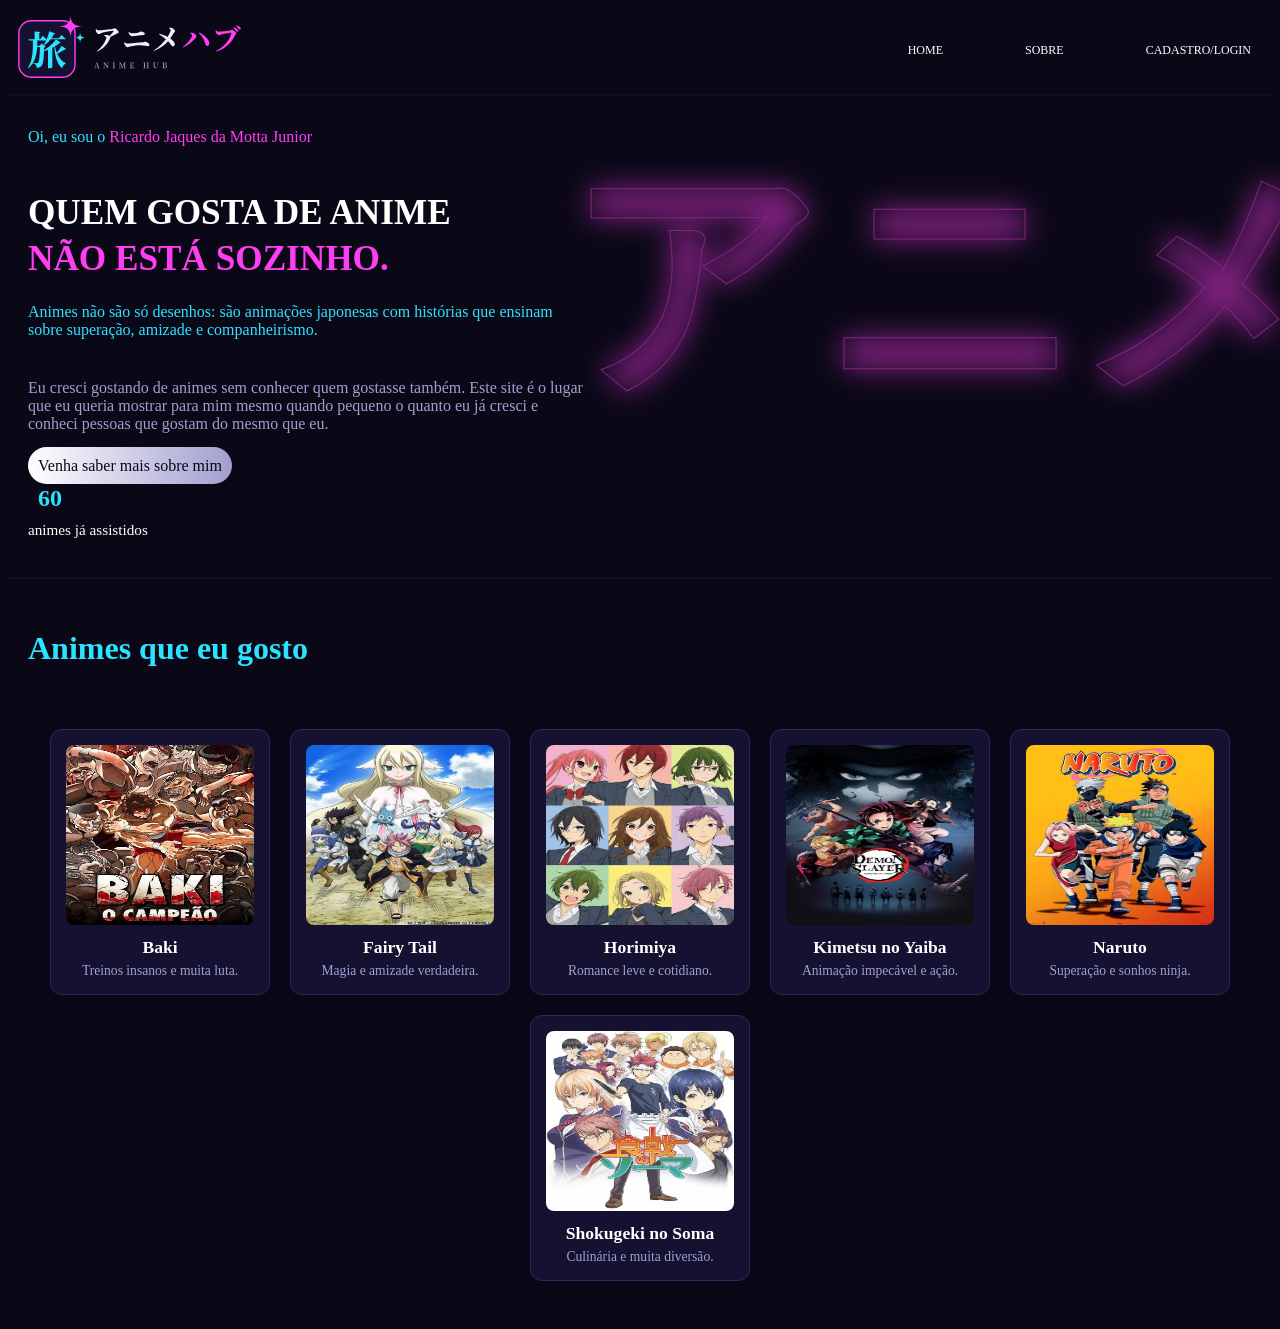
<file: algoritmos/web-data-viz/public/index.html>
<!DOCTYPE html>
<html lang="pt-BR">
<head>
    <meta charset="UTF-8">
    <meta name="viewport" content="width=device-width, initial-scale=1.0">
    <title>Ricardo Jaques - Quem gosta de anime</title>
    <link rel="stylesheet" href="css/style.css">
</head>
<body>
    <div class="container">
        <div class="cima">
            <div class="logo">
                <img src="assets/logo.svg" alt="Logo">
            </div>
            <div class="seçoes">
               <a href="index.html" class="quadrados">HOME</a>
               <a href="sobre.html" class="quadrados">SOBRE</a>
               <a href="cadastro.html" class="quadrados">CADASTRO/LOGIN</a>
               
            </div>
        </div>

        <div class="linha"></div>

        <div class="meio">
            <div class="texto">
                <div class="apresentacao">
                    <span class="eu">Oi, eu sou o</span> 
                    <span class="nome">Ricardo Jaques da Motta Junior</span>
                </div>
                <h1 class="branco">QUEM GOSTA DE ANIME</h1>
                <h1 class="rosa">NÃO ESTÁ SOZINHO.</h1>
                <p class="azul">Animes não são só desenhos: são animações japonesas com histórias que ensinam sobre superação, amizade e companheirismo.</p>
                <p class="roxo">Eu cresci gostando de animes sem conhecer quem gostasse também. Este site é o lugar que eu queria mostrar para mim mesmo quando pequeno o quanto eu já cresci e conheci pessoas que gostam do mesmo que eu.</p>
                
                <div class="visiveis">
    <a href="sobre.html" class="sobre">Venha saber mais sobre mim</a>
    <div class="asistidos">
        <h2>60</h2>
        <h1>animes já assistidos</h1>
    </div>
</div>
            </div>
           
            <h1 class="direita">アニメ</h1>
        </div>
        
        <br>
        <div class="linha"></div>
        
        <div style="padding: 30px 20px 0 20px;">
            <h1 class="azul">Animes que eu gosto</h1>
        </div>

        <div class="baixo">
            <div class="kpis">
                <img src="assets/baki.jpg" alt="Baki">
                <h1>Baki</h1>
                <p>Treinos insanos e muita luta.</p>
            </div>
            <div class="kpis">
                <img src="assets/fairy tail.jpg" alt="Fairy Tail">
                <h1>Fairy Tail</h1>
                <p>Magia e amizade verdadeira.</p>
            </div>
            <div class="kpis">
                <img src="assets/horimiya.jpg" alt="Horimiya">
                <h1>Horimiya</h1>
                <p>Romance leve e cotidiano.</p>
            </div>
            <div class="kpis">
                <img src="assets/kimetsu.jpg" alt="Kimetsu no Yaiba">
                <h1>Kimetsu no Yaiba</h1>
                <p>Animação impecável e ação.</p>
            </div>
            <div class="kpis">
                <img src="assets/naruto.jpg" alt="Naruto">
                <h1>Naruto</h1>
                <p>Superação e sonhos ninja.</p>
            </div>
            <div class="kpis">
                <img src="assets/shoku.jpg" alt="Shokugeki no Soma">
                <h1>Shokugeki no Soma</h1>
                <p>Culinária e muita diversão.</p>
            </div>
        </div>
    </div>
</body>
</html>
</file>
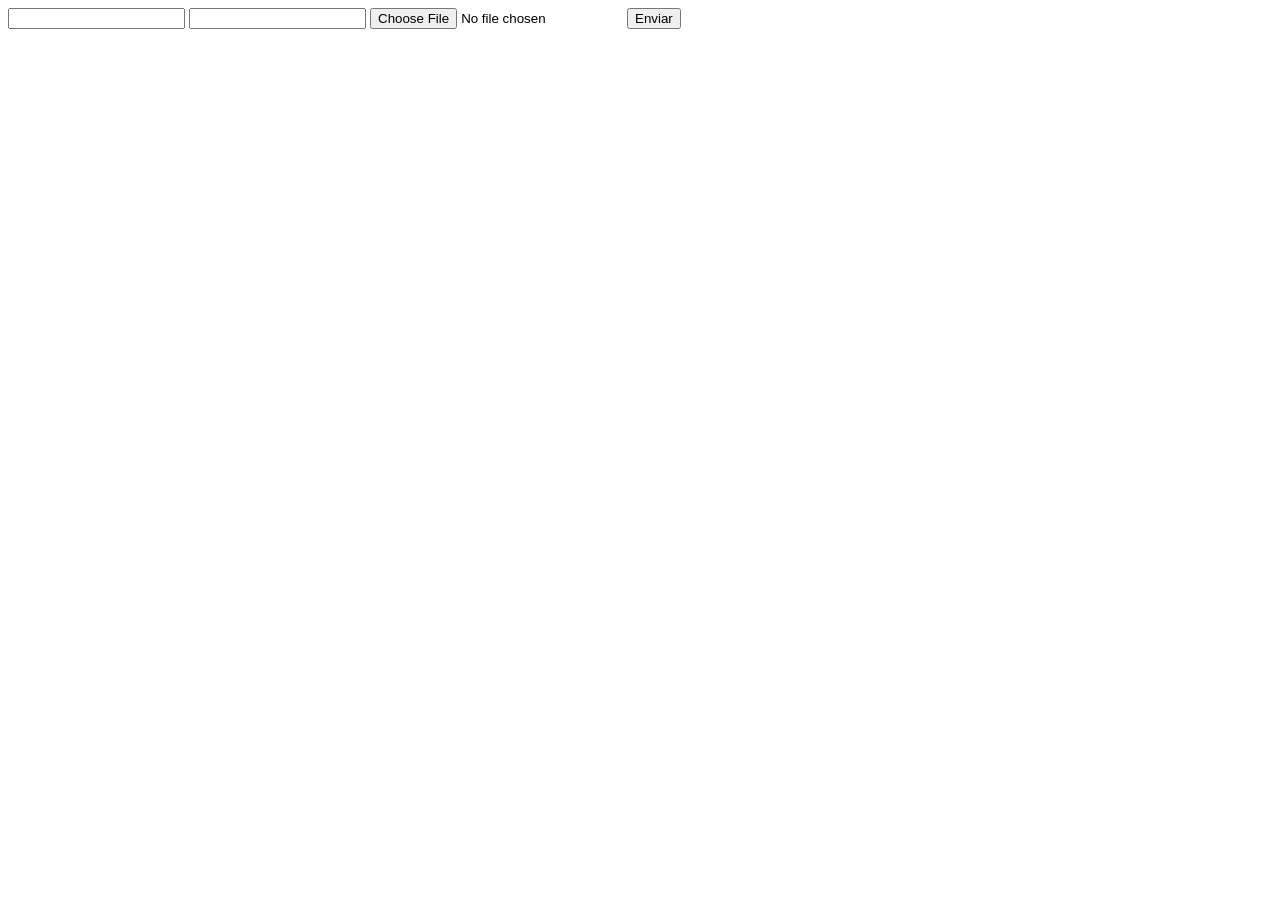
<file: algoritmos/web-data-viz/DOCUMENTOS_DE_APOIO/exemplo_de_upload_de_arquivo/public/index.html>
<!DOCTYPE html>
<html lang="en">

<head>
  <meta charset="UTF-8">
  <meta http-equiv="X-UA-Compatible" content="IE=edge">
  <meta name="viewport" content="width=device-width, initial-scale=1.0">
  <title>Upload</title>
</head>

<body>

  <div>
    <input name="nome" id="nome" type="text" />
    <input name="email" id="email" type="url" />
    <input name="foto" id="foto" type="file" />
    <button onclick="enviar()">Enviar</button>
  </div>

  <div id="container"></div>
</body>

</html>

<script>
  function enviar() {
    const formData = new FormData();
    formData.append('foto', foto.files[0])
    formData.append('nome', nome.value)
    formData.append('email', email.value)

    fetch("/usuarios/cadastro", {
      method: "POST",
      body: formData
    })
      .then(res => {
        window.location = "./perfil.html"
      })
      .catch(err => {
        console.log(err);
      })
  }
</script>
</file>
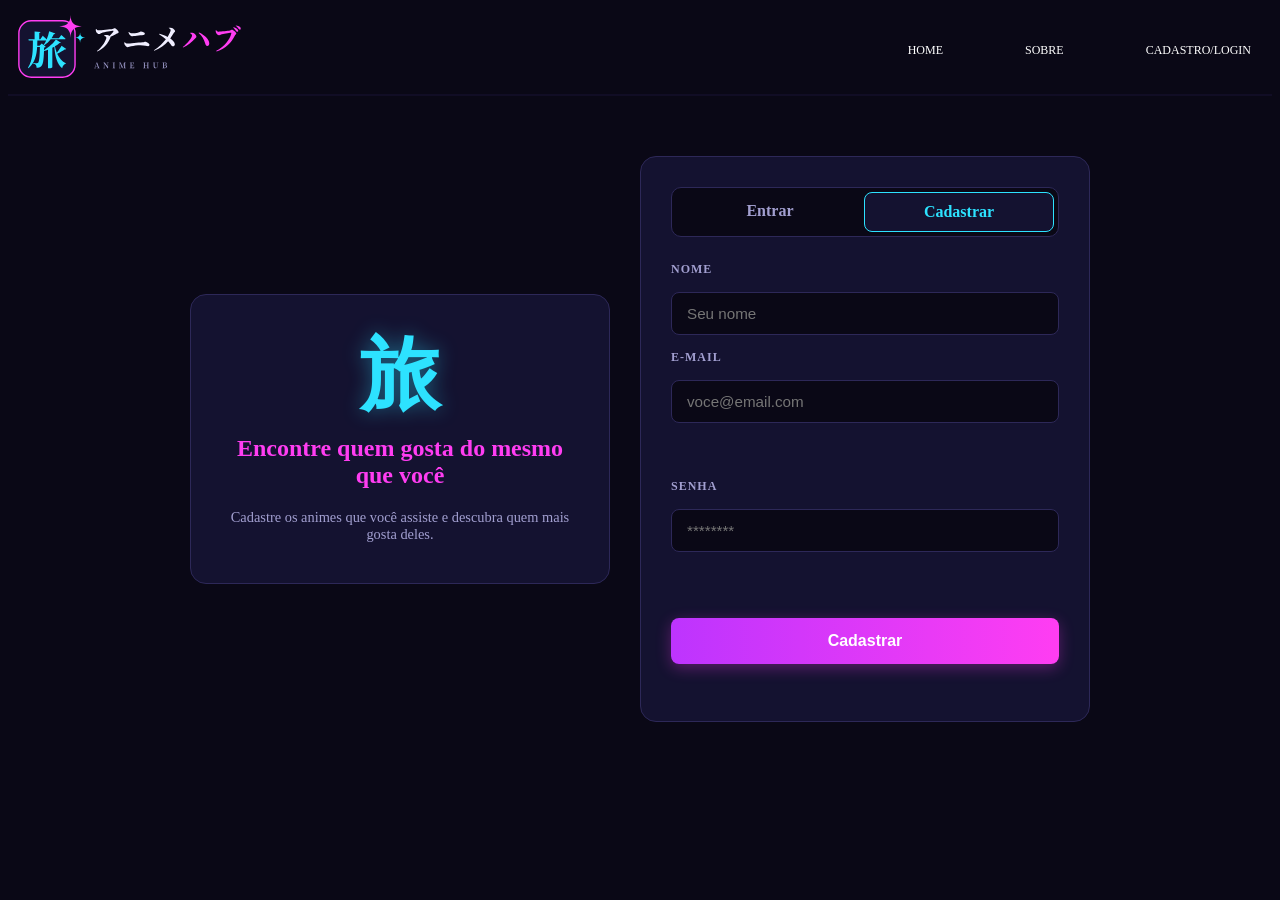
<file: algoritmos/web-data-viz/public/cadastro.html>
<!DOCTYPE html>
<html lang="pt-BR">
<head>
    <meta charset="UTF-8">
    <meta name="viewport" content="width=device-width, initial-scale=1.0">
    <title>Ricardo Jaques - Cadastro / Login</title>
    <link rel="stylesheet" href="css/style.css">
</head>
<body>
    <div class="container">
        
   
        <div class="cima">
            <div class="logo">
                <img src="assets/logo.svg" alt="Logo">
            </div>
            <div class="seçoes">
               <a href="index.html" class="quadrados">HOME</a>
               <a href="sobre.html" class="quadrados">SOBRE</a>
               <a href="entrar.html" class="quadrados ativo">CADASTRO/LOGIN</a>

            </div>
        </div>

        <div class="linha"></div>

        <div class="container-auth">
            
          
            <div class="card-auth-esquerda">
                <div class="kanji-icone">旅</div>
                <h1 class="rosa" style="font-size: 1.5rem; text-align: center; margin: 0;">Encontre quem gosta do mesmo que você</h1>
                <p class="roxo" style="text-align: center; font-size: 0.9rem; margin: 0;">Cadastre os animes que você assiste e descubra quem mais gosta deles.</p>
            </div>

  
            <div class="card-auth-direita">
                <div class="abas-auth">
                    <a href="login.html" class="aba-btn" style="text-decoration: none; text-align: center;">Entrar</a>
                    <a href="cadastro.html" class="aba-btn aba-ativa" style="text-decoration: none; text-align: center;">Cadastrar</a>
                </div>

               
               <div class="form-auth">
    <label class="label-auth">NOME</label>
    <input type="text" placeholder="Seu nome" class="input-auth" id="inp_Nome">

    <label class="label-auth">E-MAIL</label>
    <input type="email" placeholder="voce@email.com" class="input-auth" id="inp_Email">
    <span id="erroEmail" class="mensagem-erro"></span>

    <label class="label-auth">SENHA</label>
    <input type="password" placeholder="********" class="input-auth" id="inp_Senha" oninput="escrever()">
    <span id="erroSenha"  class="mensagem-erro"></span>

    <button type="button" onclick="cadastrar()" class="btn-submit">Cadastrar</button>
    <span id="erroTotal" class="mensagem-erro-total"></span>
</div>

                
            </div>

        </div>

    </div>
</body>
</html>

<script>
  function escrever(){
    let senha = inp_Senha.value;
    let mensagem =``
    if(senha.length>=10 && (senha!=senha.toUpperCase() && senha!=senha.toLowerCase)){
      mensagem=`<span style="color: green;">Senha Forte</span>`
    }
   
    else if(senha!= senha.toUpperCase() && senha!= senha.toLowerCase()){
      mensagem =`<span style="color: yellow;">Senha media </span>`
    }
     else if(senha.length<10){
      mensagem =`<span style="color: red;">Senha fraca </span>`
    }

    erroSenha.innerHTML=mensagem
  }
  function cadastrar() {
    let nomeVar = inp_Nome.value;
    let emailVar = inp_Email.value;
    let senhaVar = inp_Senha.value;
    let fkNivel = 1;
    if (
      nomeVar == "" ||
      emailVar == "" ||
      senhaVar == "" 
    ) {
      erroTotal.innerHTML=
        `(Mensagem de erro para todos os campos em branco)`;
    } else if(!emailVar.includes('@')){
      erroEmail.innerHTML=
        `insira @ no email`;
    }
    else{


    fetch("/usuarios/cadastrar", {
      method: "POST",
      headers: {
        "Content-Type": "application/json",
      },
      body: JSON.stringify({
       
        nomeServer: nomeVar,
        emailServer: emailVar,
        senhaServer: senhaVar,
        nivelServer: fkNivel,
      }),
    })
      .then(function (resposta) {
        console.log("resposta: ", resposta);

        if (resposta.ok) {

        erroTotal.innerHTML =
            "Cadastro realizado com sucesso! Redirecionando para tela de Login...";

          setTimeout(() => {
            window.location = "login.html";
          }, "2000");
        }
      })

      sessionStorage.NOME_USUARIO = nomeVar;
   
    }
       
       
          
               
                    
               
            
             
           
  }
</script>
</file>
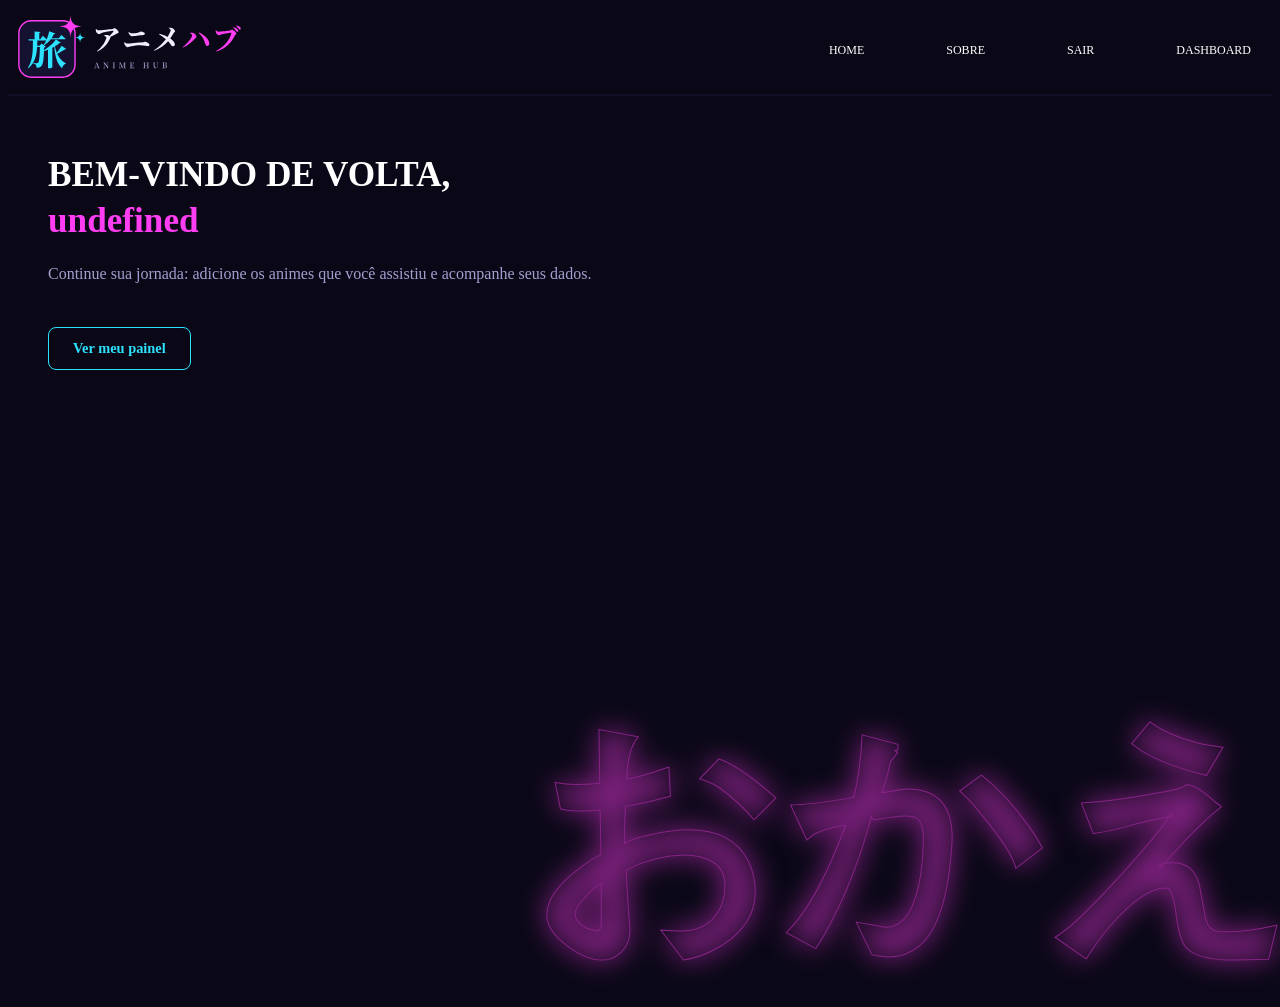
<file: algoritmos/web-data-viz/public/homeLog.html>
<!DOCTYPE html>
<html lang="pt-BR">
<head>
    <meta charset="UTF-8">
    <meta name="viewport" content="width=device-width, initial-scale=1.0">
    <title>Ricardo Jaques - Dashboard</title>
    <link rel="stylesheet" href="css/style.css">
</head>
<body>
    <div class="container">
        
        <div class="cima">
            <div class="logo">
                <img src="assets/logo.svg" alt="Logo">
            </div>
            <div class="seçoes">
               <a href="homeLog.html" class="quadrados">HOME</a>
               <a href="sobreLOg.html" class="quadrados">SOBRE</a>
               <a href="index.html" class="quadrados">SAIR</a>
               <a href="dashboard.html" class="quadrados ativo">DASHBOARD</a>
            </div>
        </div>

        <div class="linha"></div>

      
        <div class="meio-cadLog">
            <div class="texto">
                <h1 class="branco">BEM-VINDO DE VOLTA,</h1>
                <h1 class="rosa" id="nome"></h1>
                <p class="roxo">Continue sua jornada: adicione os animes que você assistiu e acompanhe seus dados.</p>
                
                <div class="botoes-cadLog">
                    <a href="dashboard.html" class="btn-painel">Ver meu painel</a>
                </div>
            </div>
           
            
            <h1 class="direita">おかえり</h1>
        </div>

        <br>

    </div>
</body>
</html>

<script>
    nome.innerHTML=sessionStorage.NOME_USUARIO;
</script>
</file>
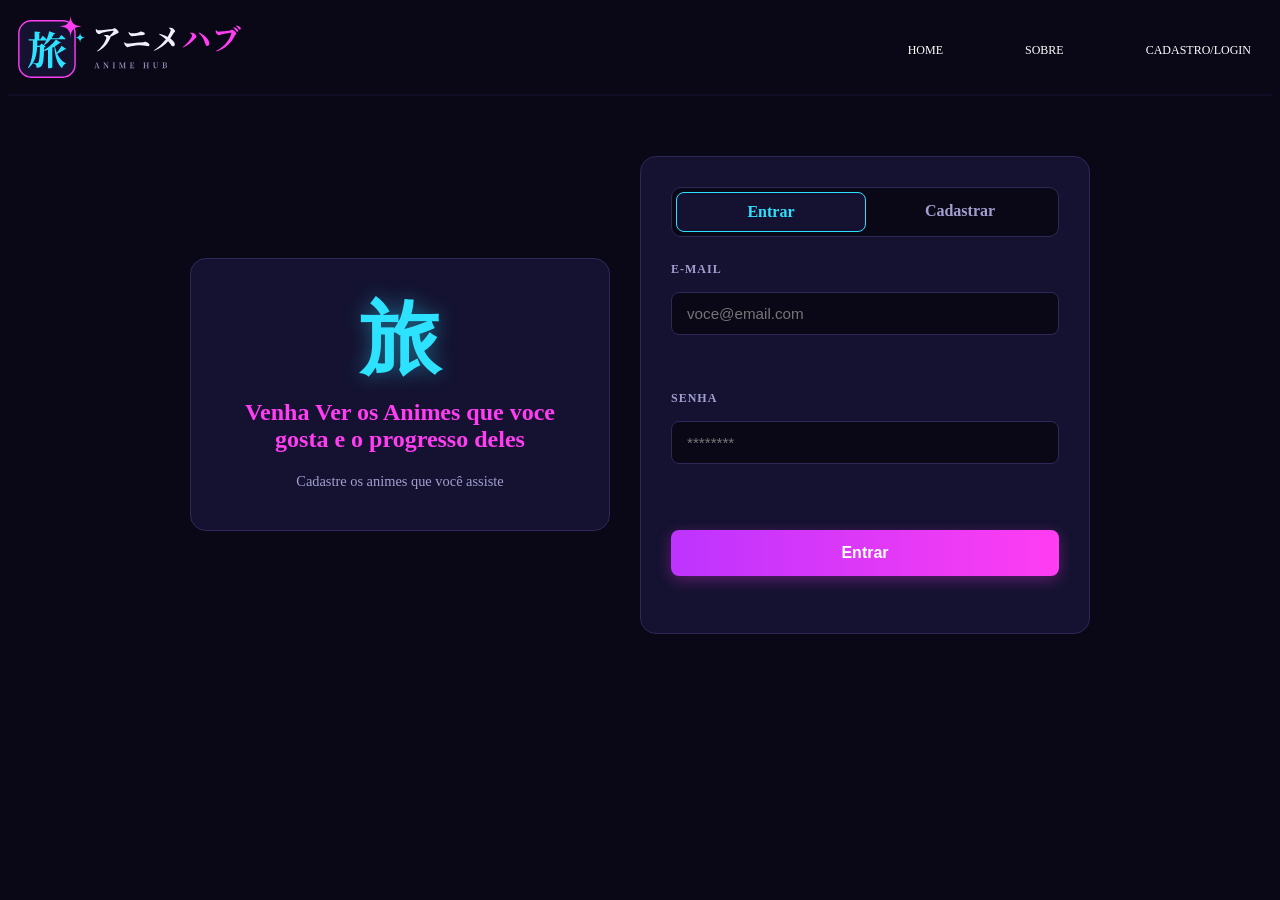
<file: algoritmos/web-data-viz/public/login.html>
<!DOCTYPE html>
<html lang="pt-BR">
<head>
    <meta charset="UTF-8">
    <meta name="viewport" content="width=device-width, initial-scale=1.0">
    <title>Ricardo Jaques - Cadastro / Login</title>
    <link rel="stylesheet" href="css/style.css">
</head>
<body>
    <div class="container">
        
        <!-- Topo da página -->
        <div class="cima">
            <div class="logo">
                <img src="assets/logo.svg" alt="Logo">
            </div>
            <div class="seçoes">
               <a href="index.html" class="quadrados">HOME</a>
               <a href="sobre.html" class="quadrados">SOBRE</a>
               <a href="entrar.html" class="quadrados ativo">CADASTRO/LOGIN</a>
              
            </div>
        </div>

        <div class="linha"></div>

      
        <div class="container-auth">
            
        
            <div class="card-auth-esquerda">
                <div class="kanji-icone">旅</div>
                <h1 class="rosa" style="font-size: 1.5rem; text-align: center; margin: 0;">Venha Ver os Animes que voce gosta e o progresso deles</h1>
                <p class="roxo" style="text-align: center; font-size: 0.9rem; margin: 0;">Cadastre os animes que você assiste</p>
            </div>

            
            <div class="card-auth-direita">
              
                <div class="abas-auth">
                  <a href="login.html" class="aba-btn aba-ativa" style="text-decoration: none; text-align: center;">Entrar</a>
                    <a href="cadastro.html" class="aba-btn " style="text-decoration: none; text-align: center;">Cadastrar</a>
                </div>

                
                <div class="form-auth">
                    <label class="label-auth">E-MAIL</label>
                    <input type="email" placeholder="voce@email.com" class="input-auth" id="inp_Email">
                    <span id="EmailErro" class="mensagem-erro"></span>

                    <label class="label-auth">SENHA</label>
                    <input type="password" placeholder="********" class="input-auth" id="inp_Senha">
                    <span id="senhaErro" class="mensagem-erro"></span>

                    <button onclick="entrar()" class="btn-submit">Entrar</button>
                    <span id="erroTotal" class="mensagem-erro-total"></span>
                </div>

            
            </div>

        </div>

    </div>
</body>
</html>

<script>
     function entrar() {

        var emailVar = inp_Email.value;
        var senhaVar = inp_Senha.value;

        if (emailVar == "" || senhaVar == "") {
            erroTotal.innerHTML = "Insira Algum Valor Nos Campos";
        }else{

        console.log("FORM LOGIN: ", emailVar);
        console.log("FORM SENHA: ", senhaVar);

        fetch("/usuarios/autenticar", {
            method: "POST",
            headers: {
                "Content-Type": "application/json"
            },
            body: JSON.stringify({
                emailServer: emailVar,
                senhaServer: senhaVar
            })
        }).then(function (resposta) {
            console.log("ESTOU NO THEN DO entrar()!")

            if (resposta.ok) {
                console.log(resposta);

                resposta.json().then(json => {
                    console.log(json);
                    console.log(JSON.stringify(json));
                    sessionStorage.EMAIL_USUARIO = json.email;
                    sessionStorage.NOME_USUARIO = json.nome;
                    sessionStorage.ID_USUARIO = json.id;

                    setTimeout(function () {
                        window.location = "homeLog.html";
                    }, 1000);

                });

            } else {

                erroTotal.innerHTML=`Houve um erro ao tentar realizar o login!`;

                resposta.text().then(texto => {
                    console.error(texto);
                    finalizarAguardar(texto);
                });
            }

        }).catch(function (erro) {
            console.log(erro);
        })

        return false;
    }
}

</script>
</file>
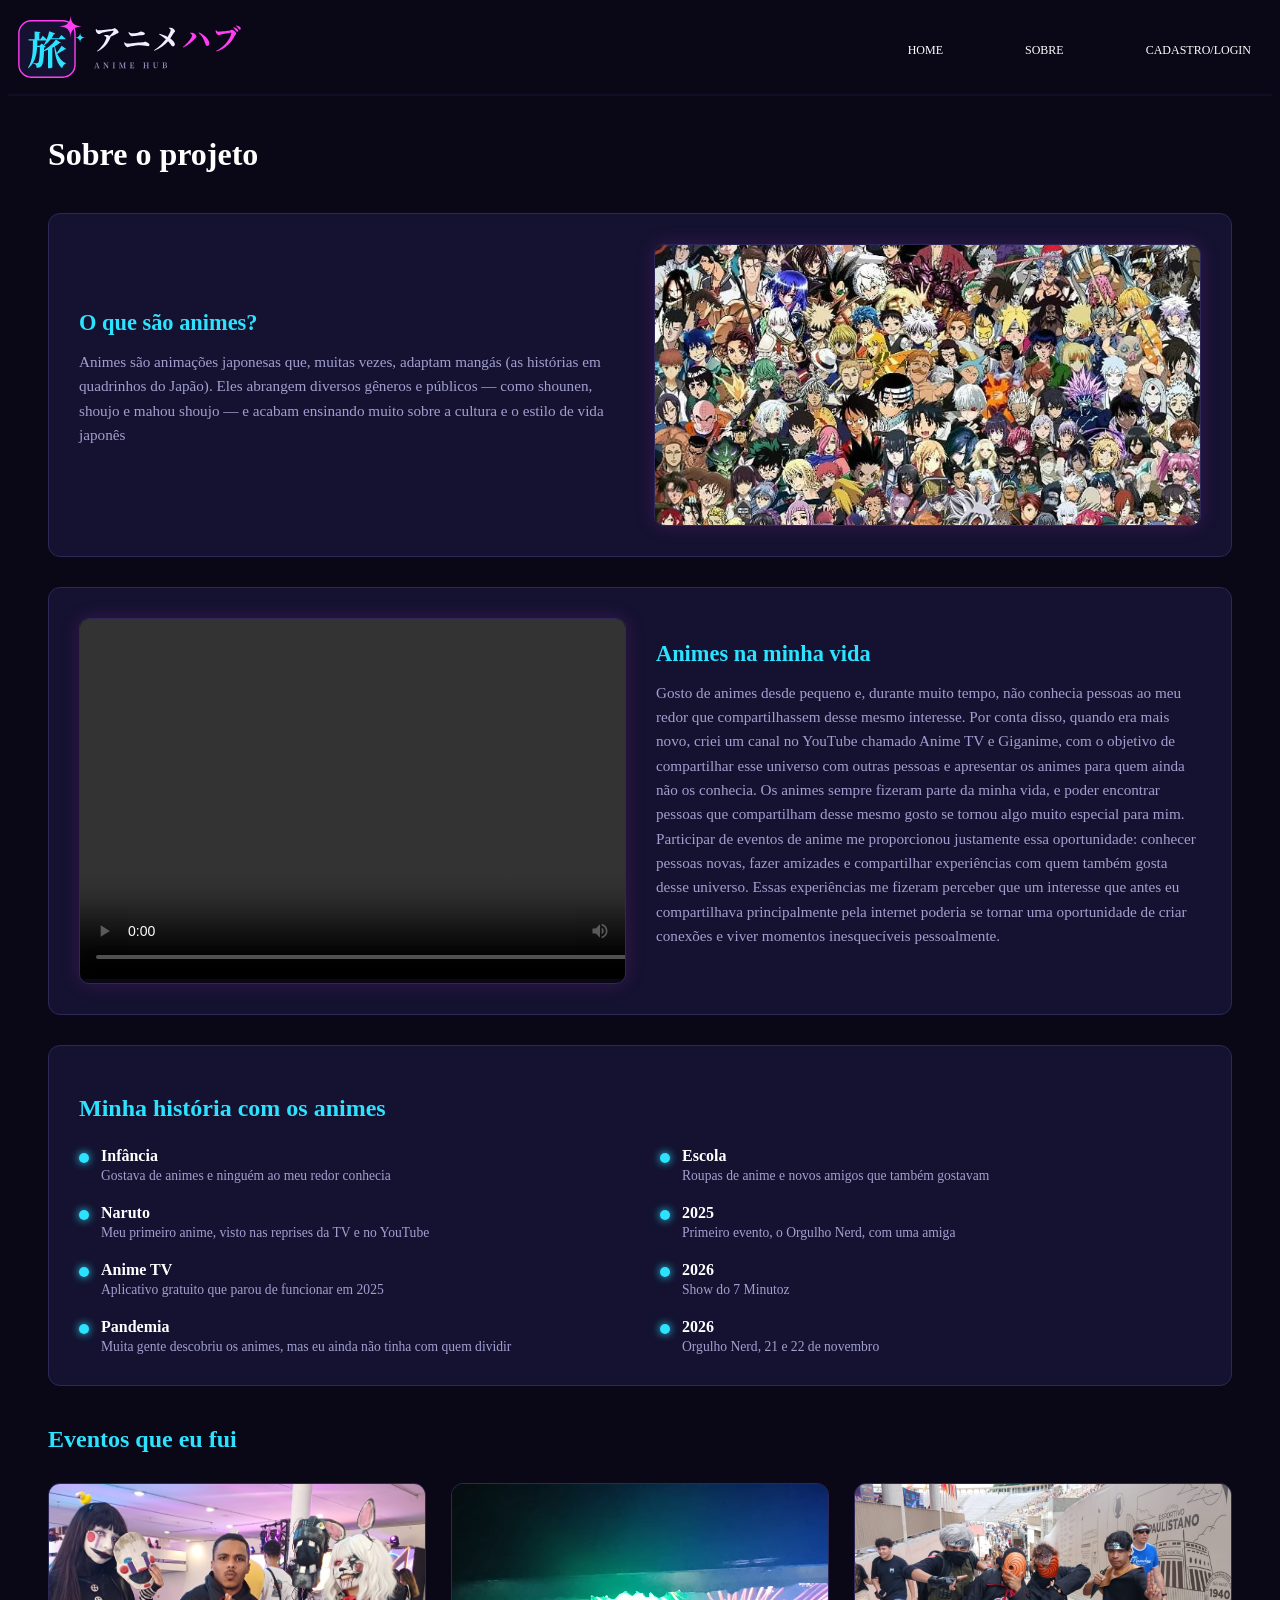
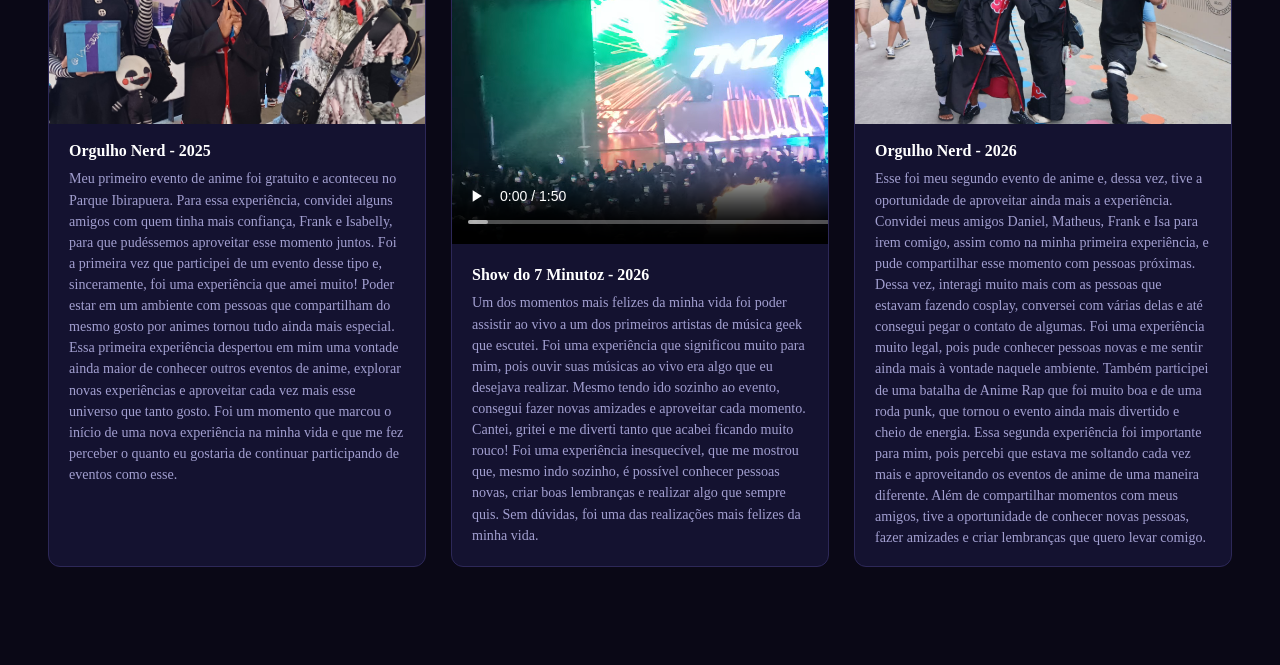
<file: algoritmos/web-data-viz/public/sobre.html>
<!DOCTYPE html>
<html lang="pt-BR">
<head>
    <meta charset="UTF-8">
    <meta name="viewport" content="width=device-width, initial-scale=1.0">
    <title>Sobre o projeto</title>
    <link rel="stylesheet" href="css/style.css">
</head>
<body>
    <div class="container">

        
        <div class="cima">
            <div class="logo">
                <img src="assets/logo.svg" alt="Logo">
            </div>
            <div class="seçoes">
               <a href="index.html" class="quadrados">HOME</a>
               <a href="sobre.html" class="quadrados">SOBRE</a>
               <a href="login.html" class="quadrados">CADASTRO/LOGIN</a>
            </div>
        </div>

        <div class="linha"></div>

  
        <div class="conteudo-sobre">
            <h1 class="branco" style="font-size: 2rem; margin-bottom: 10px;">Sobre o projeto</h1>

            
            <div class="secao-sobre">
                <div class="secao-texto">
                    <h2 class="azul">O que são animes?</h2>
                    <p class="roxo">Animes são animações japonesas que, muitas vezes, adaptam mangás (as histórias em quadrinhos do Japão). Eles abrangem diversos gêneros e públicos — como shounen, shoujo e mahou shoujo — e acabam ensinando muito sobre a cultura e o estilo de vida japonês</p>
                    
              
                </div>
                <div class="foto-moldura">
                    <img src="assets/animes2.jpg" alt="Foto: o que são animes">
                </div>
            </div>

  
            <div class="secao-sobre secao-invertida">
                <div class="secao-texto">
                    <h2 class="azul">Animes na minha vida</h2>
                    <p class="roxo">Gosto de animes desde pequeno e, durante muito tempo, não conhecia pessoas ao meu redor que compartilhassem desse mesmo interesse. Por conta disso, quando era mais novo, criei um canal no YouTube chamado Anime TV e Giganime, com o objetivo de compartilhar esse universo com outras pessoas e apresentar os animes para quem ainda não os conhecia.
                    Os animes sempre fizeram parte da minha vida, e poder encontrar pessoas que compartilham desse mesmo gosto se tornou algo muito especial para mim. Participar de eventos de anime me proporcionou justamente essa oportunidade: conhecer pessoas novas, fazer amizades e compartilhar experiências com quem também gosta desse universo.
                    Essas experiências me fizeram perceber que um interesse que antes eu compartilhava principalmente pela internet poderia se tornar uma oportunidade de criar conexões e viver momentos inesquecíveis pessoalmente.</p>
                 
                </div>
                <div class="foto-moldura">
                    <video width="640" height="360" controls>
                    <source src="assets/1video.mp4" type="video/mp4">
                    </video>
                </div>
            </div>

         
            <div class="card-sobre-grande">
                <h2 class="azul" style="margin-bottom: 25px;">Minha história com os animes</h2>

                <div class="historico-grid">
                
                    <div class="coluna-historia">
                        <div class="item-historia">
                            <span class="ponto-azul"></span>
                            <div>
                                <strong>Infância</strong>
                                <p class="roxo">Gostava de animes e ninguém ao meu redor conhecia</p>
                            </div>
                        </div>
                        <div class="item-historia">
                            <span class="ponto-azul"></span>
                            <div>
                                <strong>Naruto</strong>
                                <p class="roxo">Meu primeiro anime, visto nas reprises da TV e no YouTube</p>
                            </div>
                        </div>
                        <div class="item-historia">
                            <span class="ponto-azul"></span>
                            <div>
                                <strong>Anime TV</strong>
                                <p class="roxo">Aplicativo gratuito que parou de funcionar em 2025</p>
                            </div>
                        </div>
                        <div class="item-historia">
                            <span class="ponto-azul"></span>
                            <div>
                                <strong>Pandemia</strong>
                                <p class="roxo">Muita gente descobriu os animes, mas eu ainda não tinha com quem dividir</p>
                            </div>
                        </div>
                    </div>

            
                    <div class="coluna-historia">
                        <div class="item-historia">
                            <span class="ponto-azul"></span>
                            <div>
                                <strong>Escola</strong>
                                <p class="roxo">Roupas de anime e novos amigos que também gostavam</p>
                            </div>
                        </div>
                        <div class="item-historia">
                            <span class="ponto-azul"></span>
                            <div>
                                <strong>2025</strong>
                                <p class="roxo">Primeiro evento, o Orgulho Nerd, com uma amiga</p>
                            </div>
                        </div>
                        <div class="item-historia">
                            <span class="ponto-azul"></span>
                            <div>
                                <strong>2026</strong>
                                <p class="roxo">Show do 7 Minutoz</p>
                            </div>
                        </div>
                        <div class="item-historia">
                            <span class="ponto-azul"></span>
                            <div>
                                <strong class="rosa">2026</strong>
                                <p class="roxo">Orgulho Nerd, 21 e 22 de novembro</p>
                            </div>
                        </div>
                    </div>
                </div>
            </div>

            
                        <h2 class="azul" style="font-size: 1.5rem; margin: 10px 0 0 0;">Eventos que eu fui</h2>

            <div class="galeria-eventos">

               
                <div class="evento-card">
                    <img src="assets/1evento.jpg" alt="Foto do Orgulho Nerd 2025">
                    <div class="evento-info">
                        <strong class="branco">Orgulho Nerd - 2025</strong>
                        <p class="roxo">Meu primeiro evento de anime foi gratuito e aconteceu no Parque Ibirapuera. Para essa experiência, convidei alguns amigos com quem tinha mais confiança, Frank e Isabelly, para que pudéssemos aproveitar esse momento juntos.
                        Foi a primeira vez que participei de um evento desse tipo e, sinceramente, foi uma experiência que amei muito! Poder estar em um ambiente com pessoas que compartilham do mesmo gosto por animes tornou tudo ainda mais especial.
                        Essa primeira experiência despertou em mim uma vontade ainda maior de conhecer outros eventos de anime, explorar novas experiências e aproveitar cada vez mais esse universo que tanto gosto.
                        Foi um momento que marcou o início de uma nova experiência na minha vida e que me fez perceber o quanto eu gostaria de continuar participando de eventos como esse.</p>
                     
                    </div>
                </div>

              
                <div class="evento-card">
                   <video width="640" height="360" controls>
                    <source src="assets/7Minutoz.mp4" type="video/mp4">
                    </video>
                    <div class="evento-info">
                        <strong class="branco">Show do 7 Minutoz - 2026</strong>
                        <p class="roxo">Um dos momentos mais felizes da minha vida foi poder assistir ao vivo a um dos primeiros artistas de música geek que escutei. Foi uma experiência que significou muito para mim, pois ouvir suas músicas ao vivo era algo que eu desejava realizar.
                        Mesmo tendo ido sozinho ao evento, consegui fazer novas amizades e aproveitar cada momento. Cantei, gritei e me diverti tanto que acabei ficando muito rouco!
                        Foi uma experiência inesquecível, que me mostrou que, mesmo indo sozinho, é possível conhecer pessoas novas, criar boas lembranças e realizar algo que sempre quis. Sem dúvidas, foi uma das realizações mais felizes da minha vida.</p>
                    </div>
                </div>

           
                <div class="evento-card">
                    <img src="assets/2026.jpg" alt="Foto do Orgulho Nerd 2026">
                    <div class="evento-info">
                        <strong class="branco">Orgulho Nerd - 2026</strong>
                        <p class="roxo">Esse foi meu segundo evento de anime e, dessa vez, tive a oportunidade de aproveitar ainda mais a experiência. Convidei meus amigos Daniel, Matheus, Frank e Isa para irem comigo, assim como na minha primeira experiência, e pude compartilhar esse momento com pessoas próximas.
                        Dessa vez, interagi muito mais com as pessoas que estavam fazendo cosplay, conversei com várias delas e até consegui pegar o contato de algumas. Foi uma experiência muito legal, pois pude conhecer pessoas novas e me sentir ainda mais à vontade naquele ambiente.
                        Também participei de uma batalha de Anime Rap que foi muito boa e de uma roda punk, que tornou o evento ainda mais divertido e cheio de energia.
                        Essa segunda experiência foi importante para mim, pois percebi que estava me soltando cada vez mais e aproveitando os eventos de anime de uma maneira diferente. Além de compartilhar momentos com meus amigos, tive a oportunidade de conhecer novas pessoas, fazer amizades e criar lembranças que quero levar comigo.</p>
                    </div>
                </div>

            </div>

          
            <div class="espaco-adicional"></div>

        </div>
    </div>

</body>
</html>
</file>
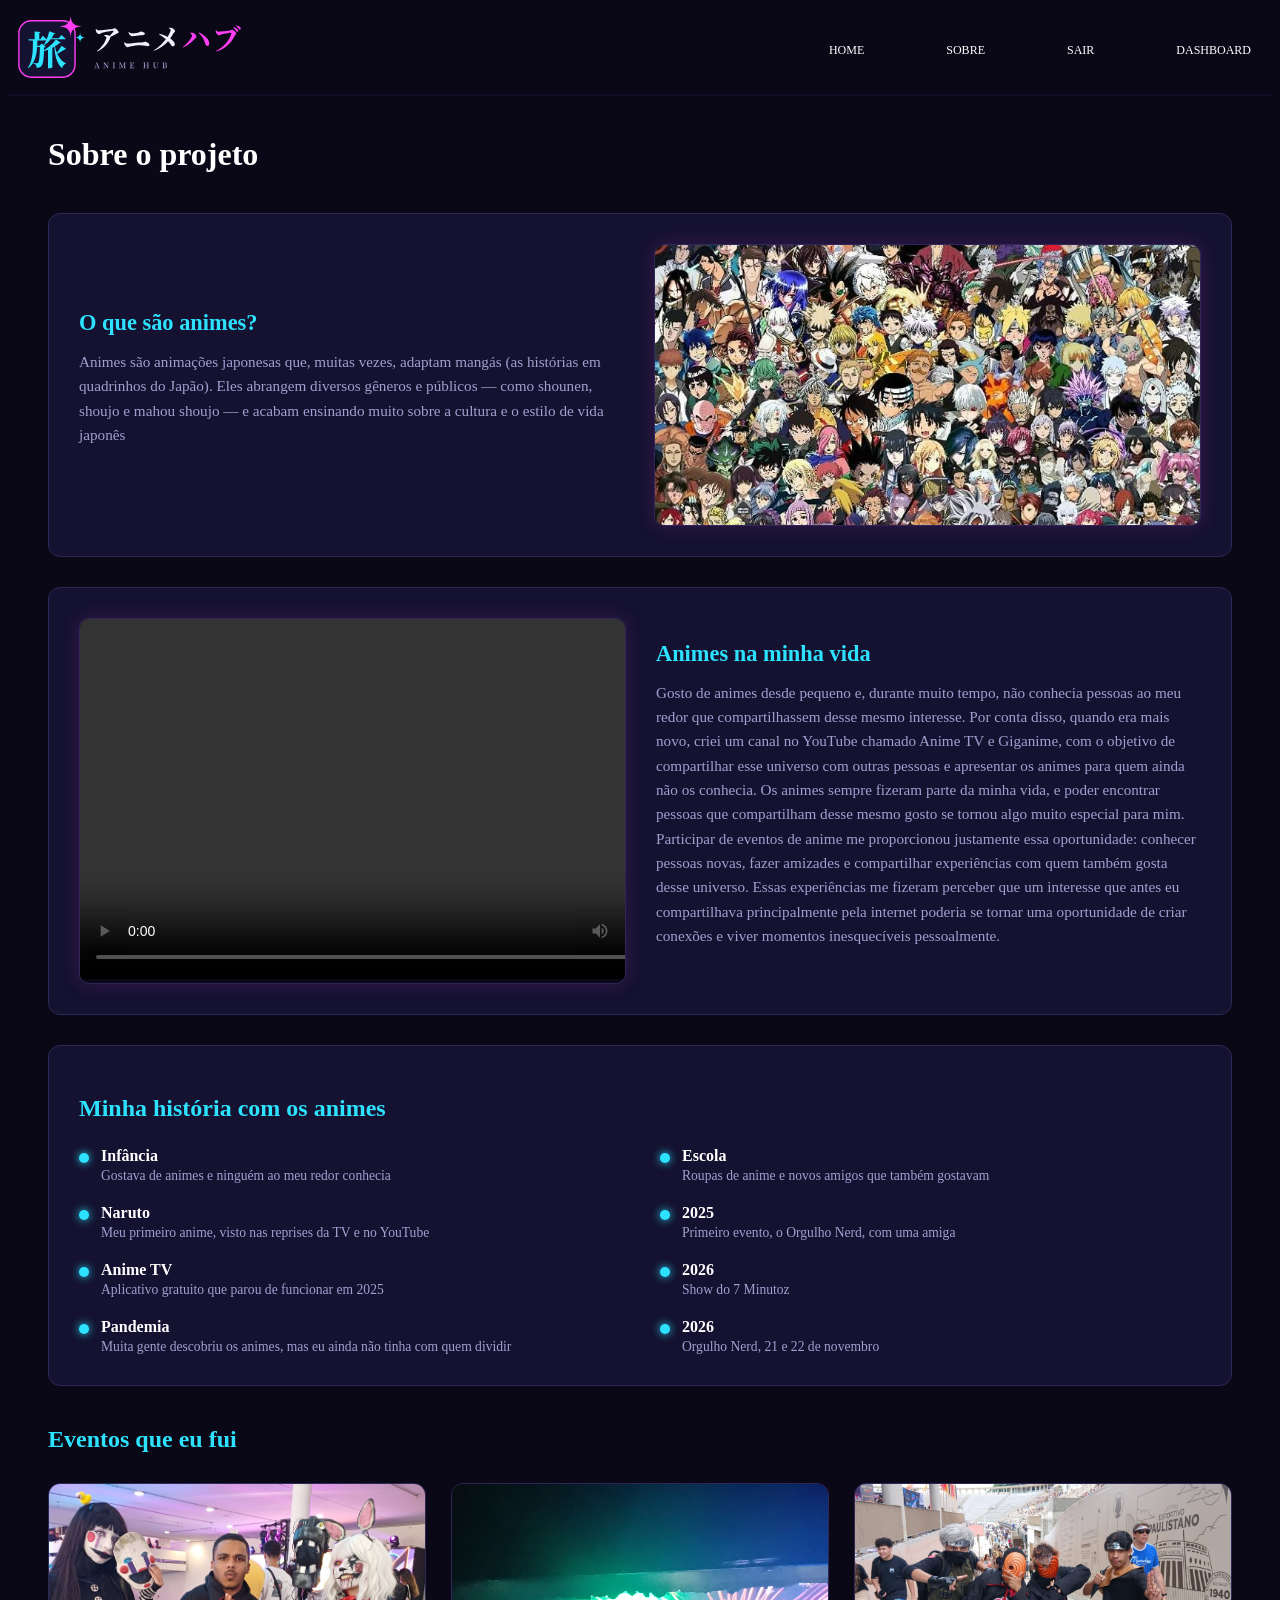
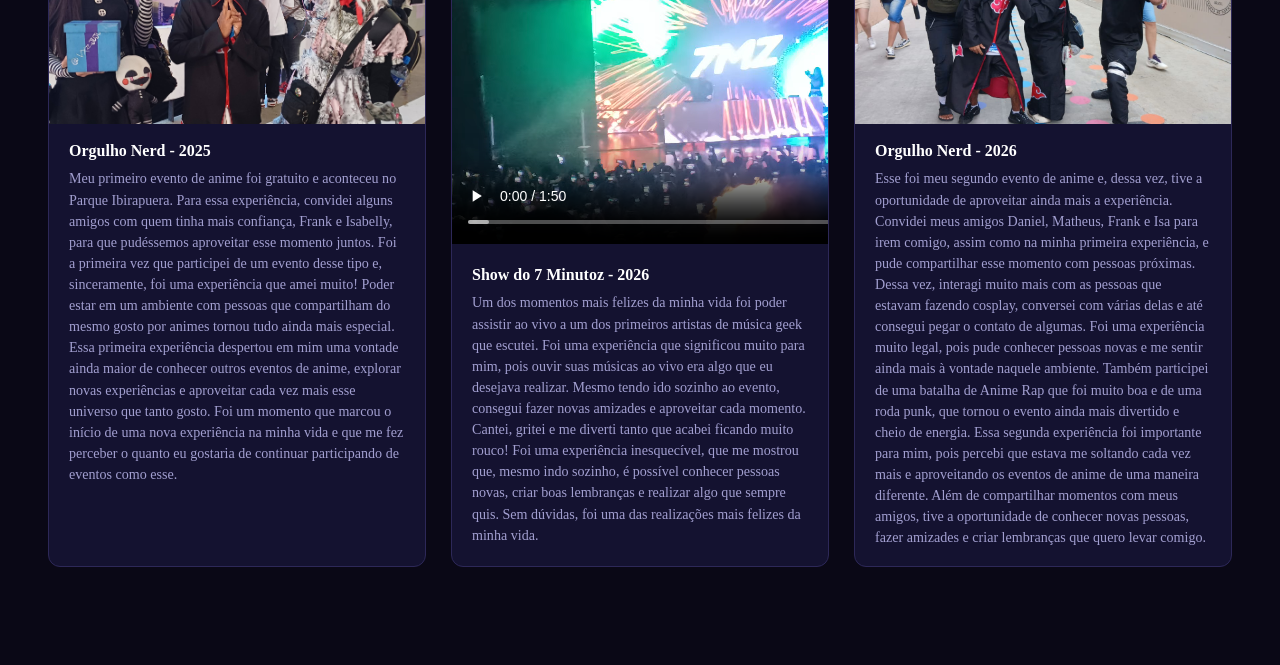
<file: algoritmos/web-data-viz/public/sobreLOg.html>
<!DOCTYPE html>
<html lang="pt-BR">
<head>
    <meta charset="UTF-8">
    <meta name="viewport" content="width=device-width, initial-scale=1.0">
    <title>Sobre o projeto</title>
    <link rel="stylesheet" href="css/style.css">
</head>
<body>
    <div class="container">

        
        <div class="cima">
            <div class="logo">
                <img src="assets/logo.svg" alt="Logo">
            </div>
            <div class="seçoes">
               <a href="homeLog.html" class="quadrados">HOME</a>
               <a href="sobreLOg.html" class="quadrados">SOBRE</a>
               <a href="index.html" class="quadrados">SAIR</a>
               <a href="dashboard.html" class="quadrados ativo">DASHBOARD</a>
            </div>
        </div>

        <div class="linha"></div>

  
        <div class="conteudo-sobre">
            <h1 class="branco" style="font-size: 2rem; margin-bottom: 10px;">Sobre o projeto</h1>

            
            <div class="secao-sobre">
                <div class="secao-texto">
                    <h2 class="azul">O que são animes?</h2>
                    <p class="roxo">Animes são animações japonesas que, muitas vezes, adaptam mangás (as histórias em quadrinhos do Japão). Eles abrangem diversos gêneros e públicos — como shounen, shoujo e mahou shoujo — e acabam ensinando muito sobre a cultura e o estilo de vida japonês</p>
                    
              
                </div>
                <div class="foto-moldura">
                    <img src="assets/animes2.jpg" alt="Foto: o que são animes">
                </div>
            </div>

  
            <div class="secao-sobre secao-invertida">
                <div class="secao-texto">
                    <h2 class="azul">Animes na minha vida</h2>
                    <p class="roxo">Gosto de animes desde pequeno e, durante muito tempo, não conhecia pessoas ao meu redor que compartilhassem desse mesmo interesse. Por conta disso, quando era mais novo, criei um canal no YouTube chamado Anime TV e Giganime, com o objetivo de compartilhar esse universo com outras pessoas e apresentar os animes para quem ainda não os conhecia.
                    Os animes sempre fizeram parte da minha vida, e poder encontrar pessoas que compartilham desse mesmo gosto se tornou algo muito especial para mim. Participar de eventos de anime me proporcionou justamente essa oportunidade: conhecer pessoas novas, fazer amizades e compartilhar experiências com quem também gosta desse universo.
                    Essas experiências me fizeram perceber que um interesse que antes eu compartilhava principalmente pela internet poderia se tornar uma oportunidade de criar conexões e viver momentos inesquecíveis pessoalmente.</p>
                 
                </div>
                <div class="foto-moldura">
                    <video width="640" height="360" controls>
                    <source src="assets/1video.mp4" type="video/mp4">
                    </video>
                </div>
            </div>

         
            <div class="card-sobre-grande">
                <h2 class="azul" style="margin-bottom: 25px;">Minha história com os animes</h2>

                <div class="historico-grid">
                
                    <div class="coluna-historia">
                        <div class="item-historia">
                            <span class="ponto-azul"></span>
                            <div>
                                <strong>Infância</strong>
                                <p class="roxo">Gostava de animes e ninguém ao meu redor conhecia</p>
                            </div>
                        </div>
                        <div class="item-historia">
                            <span class="ponto-azul"></span>
                            <div>
                                <strong>Naruto</strong>
                                <p class="roxo">Meu primeiro anime, visto nas reprises da TV e no YouTube</p>
                            </div>
                        </div>
                        <div class="item-historia">
                            <span class="ponto-azul"></span>
                            <div>
                                <strong>Anime TV</strong>
                                <p class="roxo">Aplicativo gratuito que parou de funcionar em 2025</p>
                            </div>
                        </div>
                        <div class="item-historia">
                            <span class="ponto-azul"></span>
                            <div>
                                <strong>Pandemia</strong>
                                <p class="roxo">Muita gente descobriu os animes, mas eu ainda não tinha com quem dividir</p>
                            </div>
                        </div>
                    </div>

            
                    <div class="coluna-historia">
                        <div class="item-historia">
                            <span class="ponto-azul"></span>
                            <div>
                                <strong>Escola</strong>
                                <p class="roxo">Roupas de anime e novos amigos que também gostavam</p>
                            </div>
                        </div>
                        <div class="item-historia">
                            <span class="ponto-azul"></span>
                            <div>
                                <strong>2025</strong>
                                <p class="roxo">Primeiro evento, o Orgulho Nerd, com uma amiga</p>
                            </div>
                        </div>
                        <div class="item-historia">
                            <span class="ponto-azul"></span>
                            <div>
                                <strong>2026</strong>
                                <p class="roxo">Show do 7 Minutoz</p>
                            </div>
                        </div>
                        <div class="item-historia">
                            <span class="ponto-azul"></span>
                            <div>
                                <strong class="rosa">2026</strong>
                                <p class="roxo">Orgulho Nerd, 21 e 22 de novembro</p>
                            </div>
                        </div>
                    </div>
                </div>
            </div>

            
                        <h2 class="azul" style="font-size: 1.5rem; margin: 10px 0 0 0;">Eventos que eu fui</h2>

            <div class="galeria-eventos">

               
                <div class="evento-card">
                    <img src="assets/1evento.jpg" alt="Foto do Orgulho Nerd 2025">
                    <div class="evento-info">
                        <strong class="branco">Orgulho Nerd - 2025</strong>
                        <p class="roxo">Meu primeiro evento de anime foi gratuito e aconteceu no Parque Ibirapuera. Para essa experiência, convidei alguns amigos com quem tinha mais confiança, Frank e Isabelly, para que pudéssemos aproveitar esse momento juntos.
                        Foi a primeira vez que participei de um evento desse tipo e, sinceramente, foi uma experiência que amei muito! Poder estar em um ambiente com pessoas que compartilham do mesmo gosto por animes tornou tudo ainda mais especial.
                        Essa primeira experiência despertou em mim uma vontade ainda maior de conhecer outros eventos de anime, explorar novas experiências e aproveitar cada vez mais esse universo que tanto gosto.
                        Foi um momento que marcou o início de uma nova experiência na minha vida e que me fez perceber o quanto eu gostaria de continuar participando de eventos como esse.</p>
                     
                    </div>
                </div>

              
                <div class="evento-card">
                   <video width="640" height="360" controls>
                    <source src="assets/7Minutoz.mp4" type="video/mp4">
                    </video>
                    <div class="evento-info">
                        <strong class="branco">Show do 7 Minutoz - 2026</strong>
                        <p class="roxo">Um dos momentos mais felizes da minha vida foi poder assistir ao vivo a um dos primeiros artistas de música geek que escutei. Foi uma experiência que significou muito para mim, pois ouvir suas músicas ao vivo era algo que eu desejava realizar.
                        Mesmo tendo ido sozinho ao evento, consegui fazer novas amizades e aproveitar cada momento. Cantei, gritei e me diverti tanto que acabei ficando muito rouco!
                        Foi uma experiência inesquecível, que me mostrou que, mesmo indo sozinho, é possível conhecer pessoas novas, criar boas lembranças e realizar algo que sempre quis. Sem dúvidas, foi uma das realizações mais felizes da minha vida.</p>
                    </div>
                </div>

           
                <div class="evento-card">
                    <img src="assets/2026.jpg" alt="Foto do Orgulho Nerd 2026">
                    <div class="evento-info">
                        <strong class="branco">Orgulho Nerd - 2026</strong>
                        <p class="roxo">Esse foi meu segundo evento de anime e, dessa vez, tive a oportunidade de aproveitar ainda mais a experiência. Convidei meus amigos Daniel, Matheus, Frank e Isa para irem comigo, assim como na minha primeira experiência, e pude compartilhar esse momento com pessoas próximas.
                        Dessa vez, interagi muito mais com as pessoas que estavam fazendo cosplay, conversei com várias delas e até consegui pegar o contato de algumas. Foi uma experiência muito legal, pois pude conhecer pessoas novas e me sentir ainda mais à vontade naquele ambiente.
                        Também participei de uma batalha de Anime Rap que foi muito boa e de uma roda punk, que tornou o evento ainda mais divertido e cheio de energia.
                        Essa segunda experiência foi importante para mim, pois percebi que estava me soltando cada vez mais e aproveitando os eventos de anime de uma maneira diferente. Além de compartilhar momentos com meus amigos, tive a oportunidade de conhecer novas pessoas, fazer amizades e criar lembranças que quero levar comigo.</p>
                    </div>
                </div>

            </div>

          
            <div class="espaco-adicional"></div>

        </div>
    </div>

</body>
</html>
</file>
<file: algoritmos/web-data-viz/public/css/style.css>
body {
    background-color: #0A0816;
    font-family: "Meiryo", "Yu Gothic", "MS Gothic";
}

.container {
    display: flex;
    flex-direction: column;
}

.cima {
    display: flex;
    align-items: flex-start;
    justify-content: space-between;
    align-items: center;
}


.logo img {
    width: 100%;
    height: 100%;
    max-width: 250px;
    max-height: 250px;
}

.seçoes {
    display: flex;
    gap: 40px;
    justify-content: flex-end;
}

.quadrados {
    display: flex;
    border: 1px solid transparent;
    border-radius: 5px;
    box-sizing: border-box;
    padding: 10px 20px;
    align-items: flex-end;
    font-size: 12px;
    text-decoration: none;
    color: white;
}

.quadrados:hover {
    border: 1px solid #FF3DF2;
    border-radius: 5px;
    box-shadow: 0px 0px 20px #FF3DF2;
    cursor: pointer;
    animation: mudança normal 1s;
}

@keyframes mudança {
    0% { color: white; }
    100% { color: #FF3DF2; }
}

.linha {
    width: 100%;
    height: 2px;
    background-color: #110d25;
}

.meio {
    display: flex;
    justify-content: space-between;
    align-items: center;
    width: 100%;
    padding: 20px;
    box-sizing: border-box;
    max-width: 600px;
    z-index: 2;
}

.texto {
   display: flex;
    flex-direction: column;
    max-width: 650px;
    z-index: 2;
    gap: 8px;
}
.apresentacao {
    margin-top: 12px;
    margin-bottom: 40px;
}
.texto h1 {
    font-size: 2.2rem;
    line-height: 1.1;
    margin: 0;
    padding: 0;
}
.direita {
    display: flex;
    position: absolute;
    flex-direction: row;
    margin-left: 42%;
    margin-bottom: 250px;
    white-space: nowrap;
    align-self: center;
    font-size: 250px;
    font-weight: bold;
    color: transparent; 
    -webkit-text-fill-color: transparent; 
    -webkit-text-stroke: 1px #FF3DF2;
    text-shadow: 0px 0px 30px #FF3DF2;
    pointer-events: none;
    opacity: 0.5;
    z-index: 1;
}

.eu {
    display: inline;
    color: #2DE2FF;
}

.nome {
    display: inline;
    color: #FF3DF2;
}

.branco {
    color: white;
    padding: 0;
    margin: 0px;
}

.rosa {
    color: #FF3DF2;
}

.azul {
    color: #2DE2FF;
}

.roxo {
    color: #A29FD0;
}

.visiveis a {
    display: inline;
    text-decoration: none;
    padding: 10px;
}

.dash {
    color: #2DE2FF;
}

.sobre {
    background: linear-gradient(90deg, white, #A29FD0, #2DE2FF, white);
    background-size: 300% 100%; 
    animation: cor_sobre 4s linear infinite;   
    border-radius: 20px;
    color: #0A0816; 
    padding: 15px 25px;
}

@keyframes cor_sobre {
    0% { background-position: 0% 50%; }
    100% { background-position: 100% 50%; }
}

.baixo {
    display: flex;
    flex-wrap: wrap; 
    justify-content: center; 
    gap: 20px; 
    padding: 40px 20px;
    width: 100%;
    box-sizing: border-box;
}


.kpis {
    display: flex;
    flex-direction: column;
    align-items: center;
    background-color: #141230; 
    border: 1px solid #2D2858;
    border-radius: 12px;
    padding: 15px;
    width: 220px; 
    box-sizing: border-box;
    transition: transform 0.3s ease, border-color 0.3s ease, box-shadow 0.3s ease;
}

.kpis:hover {
    transform: translateY(-5px); 
    border-color: #2DE2FF;
    box-shadow: 0px 5px 20px rgba(45, 226, 255, 0.2);
}


.kpis img {
    width: 100%;
    height: 180px;
    object-fit: fill;
    border-radius: 8px;
}


.kpis h1 {
    font-size: 1.1rem;
    color: white;
    margin: 12px 0 5px 0;
    text-align: center;
}


.kpis p {
    font-size: 0.85rem;
    color: #A29FD0;
    text-align: center;
    margin: 0;
}

.asistidos{
    display: inline;
   align-items: baseline;
    gap: 8px; 
    background: none;
    border: none;
    padding: 0;
}

.asistidos h2 {
    color: #2DE2FF; 
    font-size: 1.5rem;
    margin: 10px;
}

.asistidos h1 {
    color: white;
    font-size: 0.95rem;
    margin: 0;
    font-weight: normal;
}






.botoes-cadLog {
    display: flex;
    gap: 15px;
    margin-top: 15px;
}

.btn-adicionar {
    background-color: #BD34FE;
    color: white;
    text-decoration: none;
    padding: 12px 24px;
    border-radius: 8px;
    font-weight: bold;
    font-size: 0.9rem;
    transition: background 0.3s ease;
}

.btn-adicionar:hover {
    background-color: #a226dc;
}

.btn-painel {
    background-color: transparent;
    color: #2DE2FF;
    border: 1px solid #2DE2FF;
    text-decoration: none;
    padding: 12px 24px;
    border-radius: 8px;
    font-weight: bold;
    font-size: 0.9rem;
    transition: background 0.3s ease, box-shadow 0.3s ease;
}

.btn-painel:hover {
    box-shadow: 0px 0px 15px rgba(45, 226, 255, 0.4);
}


.baixo-kpis {
    display: flex;
    gap: 20px;
    padding: 20px;
    width: 100%;
    box-sizing: border-box;
}

.kpi-card {
    flex: 1;
    background-color: #141230;
    border: 1px solid #2D2858;
    border-radius: 12px;
    padding: 20px;
    display: flex;
    flex-direction: column;
    justify-content: center;
}

.kpi-titulo {
    font-size: 0.75rem;
    color: #A29FD0;
    font-weight: bold;
    letter-spacing: 1px;
    margin-bottom: 8px;
}

.kpi-card h2 {
    font-size: 2rem;
    margin: 0;
}

.meio-cadLog {
    max-width: 100% ;
    padding: 60px 40px ; 
    position: relative;
}


.meio-cadLog .direita {
    margin-top: 300px; 
    margin-left: 38%;  
    align-self: center;
}





.botoes-cadLog {
    display: flex;
    gap: 15px;
    margin-top: 20px;
}

.btn-adicionar {
    background-color: #BD34FE;
    color: white;
    text-decoration: none;
    padding: 12px 24px;
    border-radius: 8px;
    font-weight: bold;
    font-size: 0.9rem;
    transition: background 0.3s ease;
}

.btn-adicionar:hover {
    background-color: #a226dc;
}

.btn-painel {
    background-color: transparent;
    color: #2DE2FF;
    border: 1px solid #2DE2FF;
    text-decoration: none;
    padding: 12px 24px;
    border-radius: 8px;
    font-weight: bold;
    font-size: 0.9rem;
    transition: background 0.3s ease, box-shadow 0.3s ease;
}

.btn-painel:hover {
    box-shadow: 0px 0px 15px rgba(45, 226, 255, 0.4);
}


.baixo-kpis {
    display: flex;
    gap: 20px;
    padding: 20px 40px;
    margin-top: 0px; 
    width: 100%;
    box-sizing: border-box;
}

.kpi-card {
    flex: 1;
    background-color: #141230;
    border: 1px solid #2D2858;
    border-radius: 12px;
    padding: 25px;
    display: flex;
    flex-direction: column;
    justify-content: center;
    transition: transform 0.3s ease, border-color 0.3s ease;
}

.kpi-card:hover {
    transform: translateY(-5px);
    border-color: #2DE2FF;
}

.kpi-titulo {
    font-size: 0.8rem;
    color: #A29FD0;
    font-weight: bold;
    letter-spacing: 1px;
    margin-bottom: 8px;
}

.kpi-card h2 {
    font-size: 2.2rem;
    margin: 0;
}

.linha-baixo{
    width: 100%;
    height: 2px;
    background-color: #110d25;
    margin-top: 200px;
}

.conteudo-sobre {
    padding: 40px;
    width: 100%;
    box-sizing: border-box;
    display: flex;
    flex-direction: column;
    gap: 30px;
}

.grid-dois {
    display: flex;
    gap: 25px;
    width: 100%;
}

.card-sobre {
    flex: 1;
    background-color: #141230;
    border: 1px solid #2D2858;
    border-radius: 12px;
    padding: 25px;
    box-sizing: border-box;
    transition: transform 0.3s ease, border-color 0.3s ease;
}

.card-sobre:hover {
    transform: translateY(-5px);
    border-color: #2DE2FF;
}

.card-sobre h2 {
    font-size: 1.2rem;
    margin-top: 0;
    margin-bottom: 12px;
}

.card-sobre p {
    font-size: 0.9rem;
    margin: 0;
    line-height: 1.5;
}

.card-sobre-grande {
    background-color: #141230;
    border: 1px solid #2D2858;
    border-radius: 12px;
    padding: 30px;
    box-sizing: border-box;
    width: 100%;
}

.historico-grid {
    display: flex;
    gap: 40px;
    width: 100%;
}

.coluna-historia {
    flex: 1;
    display: flex;
    flex-direction: column;
    gap: 20px;
}

.item-historia {
    display: flex;
    align-items: flex-start;
    gap: 12px;
}

.ponto-azul {
    width: 10px;
    height: 10px;
    background-color: #2DE2FF;
    border-radius: 50%;
    margin-top: 6px;
    flex-shrink: 0;
    box-shadow: 0 0 8px #2DE2FF;
}

.ponto-rosa {
    width: 10px;
    height: 10px;
    background-color: #FF3DF2;
    border-radius: 50%;
    margin-top: 6px;
    flex-shrink: 0;
    box-shadow: 0 0 8px #FF3DF2;
}

.item-historia strong {
    color: white;
    font-size: 1rem;
}

.item-historia p {
    font-size: 0.85rem;
    margin: 3px 0 0 0;
}


.espaco-adicional {
    width: 100%;
    min-height: 20px;
}


.container-auth {
    display: flex;
    justify-content: center;
    align-items: center;
    gap: 30px;
    padding: 60px 20px;
    width: 100%;
    box-sizing: border-box;
}


.card-auth-esquerda {
    background-color: #141230;
    border: 1px solid #2D2858;
    border-radius: 16px;
    padding: 40px 30px;
    width: 100%;
    max-width: 420px;
    display: flex;
    flex-direction: column;
    align-items: center;
    gap: 20px;
    box-sizing: border-box;
}

.kanji-icone {
    font-size: 80px;
    color: #2DE2FF;
    text-shadow: 0px 0px 20px rgba(45, 226, 255, 0.4);
    font-weight: bold;
    line-height: 1;
}


.card-auth-direita {
    background-color: #141230;
    border: 1px solid #2D2858;
    border-radius: 16px;
    padding: 30px;
    width: 100%;
    max-width: 450px;
    display: flex;
    flex-direction: column;
    gap: 20px;
    box-sizing: border-box;
}

.abas-auth {
    display: flex;
    background-color: #0A0816;
    border-radius: 10px;
    padding: 4px;
    border: 1px solid #2D2858;
}

.aba-btn {
    flex: 1;
    background: transparent;
    border: none;
    color: #A29FD0;
    padding: 10px;
    font-weight: bold;
    border-radius: 8px;
    cursor: pointer;
    transition: all 0.3s ease;
}

.aba-ativa {
    background-color: #141230;
    color: #2DE2FF;
    border: 1px solid #2DE2FF;
}

.form-auth {
    display: flex;
    flex-direction: column;
    gap: 15px;
    margin-top: 5px;
}

.label-auth {
    font-size: 0.75rem;
    color: #A29FD0;
    font-weight: bold;
    letter-spacing: 1px;
}

.input-auth {
    background-color: #0A0816;
    border: 1px solid #2D2858;
    border-radius: 8px;
    padding: 12px 15px;
    color: white;
    font-size: 0.95rem;
    outline: none;
    transition: border-color 0.3s ease;
}

.input-auth:focus {
    border-color: #2DE2FF;
}

.btn-submit {
    background: linear-gradient(90deg, #BD34FE, #FF3DF2);
    color: white;
    border: none;
    border-radius: 8px;
    padding: 14px;
    font-weight: bold;
    font-size: 1rem;
    cursor: pointer;
    margin-top: 10px;
    box-shadow: 0px 4px 15px rgba(255, 61, 242, 0.3);
    transition: transform 0.2s ease;
}

.btn-submit:hover {
    transform: translateY(-2px);
}

.prototipo-aviso {
    font-size: 0.75rem;
    color: #A29FD0;
    text-align: center;
    margin: 5px 0 0 0;
}

.dashboard-header {
    padding: 30px 20px 10px 20px;
}

.dashboard-kpis-topo {
    display: flex;
    flex-wrap: wrap;
    gap: 20px;
    padding: 0 20px 20px 20px;
    justify-content: space-between;
}

.kpi-topo-card {
    background: #141230;
    border: 1px solid #2D2858;
    border-radius: 12px;
    padding: 20px;
    flex: 1;
    min-width: 200px;
    box-sizing: border-box;
}

.kpi-topo-label {
    font-size: 0.8rem;
    color: #A29FD0;
    font-weight: bold;
}

.kpi-topo-card h2 {
    margin-top: 5px;
    font-size: 1.5rem;
}

.dashboard-grid-inferior {
    display: flex;
    flex-wrap: wrap;
    gap: 20px;
    padding: 0 20px 40px 20px;
    box-sizing: border-box;
    width: 100%;
}

.dashboard-coluna {
    flex: 1;
    min-width: 320px;
    display: flex;
    flex-direction: column;
    gap: 20px;
}

.card-gerenciar-animes, .card-afinidade, .card-calculadora, .card-chart {
    background: #141230;
    border: 1px solid #2D2858;
    border-radius: 12px;
    padding: 25px;
    box-sizing: border-box;
    width: 100%;
}

.card-gerenciar-animes h2, .card-afinidade h2, .card-calculadora h2, .card-chart h2 {
    margin-bottom: 15px;
    font-size: 1.2rem;
}

.form-grupo-anime {
    display: flex;
    flex-direction: column;
    gap: 12px;
}

.form-linha-dupla {
    display: flex;
    gap: 15px;
}

.input-container-flex {
    flex: 1;
}

.lista-animes-container {
    margin-top: 20px;
}

.lista-animes-wrapper {
    display: flex;
    flex-direction: column;
    gap: 10px;
    margin-top: 10px;
}

.anime-item-card {
    background: #0A0816;
    border: 1px solid #2D2858;
    border-radius: 8px;
    padding: 12px 15px;
    display: flex;
    justify-content: space-between;
    align-items: center;
}

.btn-atualizar-anime {
    background: transparent;
    border: 1px solid #2DE2FF;
    color: #2DE2FF;
    border-radius: 5px;
    cursor: pointer;
    padding: 6px 12px;
    font-size: 11px;
    transition: background 0.3s ease;
}

.btn-atualizar-anime:hover {
    background: rgba(45, 226, 255, 0.1);
}

.afinidade-lista {
    display: flex;
    flex-direction: column;
    gap: 15px;
}

.afinidade-item {
    display: flex;
    flex-direction: column;
    gap: 5px;
}

.afinidade-info {
    display: flex;
    justify-content: space-between;
    color: white;
    font-size: 0.9rem;
}

.barra-fundo {
    width: 100%;
    background: #0A0816;
    height: 8px;
    border-radius: 4px;
    overflow: hidden;
}

.barra-progresso {
    height: 100%;
    background: linear-gradient(90deg, #2DE2FF, #FF3DF2);
}

.afinidade-legenda {
    color: #A29FD0;
    font-size: 0.75rem;
    margin-top: 15px;
}

.calculadora-resultados {
    display: flex;
    gap: 15px;
    margin-top: 20px;
    flex-wrap: wrap;
}

.calc-box {
    flex: 1;
    background: #0A0816;
    border: 1px solid #2D2858;
    border-radius: 8px;
    padding: 12px;
    min-width: 90px;
    box-sizing: border-box;
}

.calc-titulo {
    color: #FF3DF2;
    font-size: 0.7rem;
    text-transform: uppercase;
    display: block;
}

.calc-valor {
    color: white;
    font-size: 1.3rem;
    font-weight: bold;
}

.chart-canvas-mock {
    background: #0A0816;
    border: 1px solid #2D2858;
    border-radius: 8px;
    height: 200px;
    display: flex;
    align-items: center;
    justify-content: center;
    color: #A29FD0;
}

.mensagem-erro {
    color: #FF3DF2; 
    font-size: 0.75rem;
    margin-top: 4px;
    margin-bottom: 8px;
    display: block;
    min-height: 14px;
    font-weight: 500;
    letter-spacing: 0.5px;
}

.mensagem-erro-total {
    color: #FF3DF2;
    font-size: 0.85rem;
    margin-top: 12px;
    display: block;
    text-align: center;
    font-weight: bold;
}

.input-auth.erro-input {
    border-color: #FF3DF2 !important;
    box-shadow: 0 0 8px rgba(255, 61, 242, 0.3);
}
.card-chart {
    background: #141230;
    border: 1px solid #2D2858;
    border-radius: 12px;
    padding: 25px;
    box-sizing: border-box;
    width: 100%;
}

.chart-container-grande {
    position: relative;
    width: 100%;
    height: 280px; /* Altura fixa ideal para o topo */
    background: #0A0816;
    border: 1px solid #2D2858;
    border-radius: 8px;
    padding: 15px;
    box-sizing: border-box;
}

.chart-container-grande canvas {
    width: 100% !important;
    height: 100% !important;
}

/* --- LINHA LADO A LADO --- */
.cards-lado-a-lado {
    display: flex;
    flex-wrap: wrap;
    gap: 20px;
    width: 100%;
    align-items: stretch;
}

.card-venn,
.card-adicionar-rapido {
    flex: 1;
    min-width: 300px;
    background: #141230;
    border: 1px solid #2D2858;
    border-radius: 12px;
    padding: 20px;
    box-sizing: border-box;
}

.card-venn h2,
.card-adicionar-rapido h2 {
    margin-top: 0;
    margin-bottom: 14px;
    font-size: 1.15rem;
}

.input-full {
    width: 100%;
    box-sizing: border-box;
    margin-top: 6px;
}

/* --- VENN COMPACTO ---
   Os dois círculos ficam "absolute" dentro da área, com 56px de sobreposição.
   O "ambos" fica exatamente no centro da área = centro da interseção. */
.venn-area {
    position: relative;
    width: 244px;
    height: 150px;
    margin: 18px auto 0 auto;
}

.venn-circulo {
    position: absolute;
    top: 0;
    width: 150px;
    height: 150px;
    border-radius: 50%;
    display: flex;
    flex-direction: column;
    align-items: center;
    justify-content: center;
    text-align: center;
    box-sizing: border-box;
    overflow-wrap: anywhere;
    cursor: pointer;
    transition: box-shadow 0.25s ease, background 0.25s ease;
}

.venn-esquerda {
    left: 0;
    padding-right: 56px;
    background: rgba(157, 43, 191, 0.28);
    border: 2px solid #FF3DF2;
    box-shadow: 0 0 14px rgba(255, 61, 242, 0.2);
}

.venn-direita {
    right: 0;
    padding-left: 56px;
    background: rgba(25, 118, 158, 0.28);
    border: 2px solid #2DE2FF;
    box-shadow: 0 0 14px rgba(45, 226, 255, 0.2);
}

.venn-centro {
    position: absolute;
    top: 50%;
    left: 50%;
    transform: translate(-50%, -50%);
    z-index: 2;
    display: flex;
    flex-direction: column;
    align-items: center;
    justify-content: center;
    text-align: center;
    cursor: pointer;
}

.venn-numero {
    color: #FFFFFF;
    font-size: 1.1rem;
    font-weight: bold;
    line-height: 1.15;
}

.venn-legenda {
    color: #E4E2FF;
    font-size: 0.75rem;
    font-weight: bold;
    margin-top: 2px;
}

/* --- ADICIONAR RÁPIDO --- */
.adicionar-rapido-linha {
    display: flex;
    gap: 10px;
    align-items: stretch;
}

.input-rapido {
    flex: 1;
    box-sizing: border-box;
    min-width: 0;
}

.btn-adicionar-neon {
    background: linear-gradient(90deg, #FF3DF2, #9D4EDD);
    color: #FFFFFF;
    border: none;
    border-radius: 10px;
    padding: 0 18px;
    font-weight: bold;
    font-size: 0.9rem;
    cursor: pointer;
    white-space: nowrap;
    box-shadow: 0 0 16px rgba(255, 61, 242, 0.35);
    transition: transform 0.2s ease, box-shadow 0.2s ease;
}

.btn-adicionar-neon:hover {
    transform: translateY(-2px);
    box-shadow: 0 0 22px rgba(255, 61, 242, 0.55);
}

.texto-vazio-rapido {
    color: #A29FD0;
    font-size: 0.82rem;
    margin: 12px 0 0 0;
}

/* --- KPI: texto pequeno embaixo do valor --- */
.kpi-topo-sub {
    display: block;
    margin-top: 4px;
    font-size: 0.75rem;
    color: #A29FD0;
}

/* --- OUTROS ANIMES (fora do top 5) --- */
.outros-animes {
    margin-top: 15px;
    background: #0A0816;
    border: 1px solid #2D2858;
    border-radius: 8px;
    padding: 12px 15px;
}

.outros-animes summary {
    color: #2DE2FF;
    font-size: 0.9rem;
    font-weight: bold;
    cursor: pointer;
}

.outros-lista {
    display: flex;
    flex-direction: column;
    gap: 8px;
    margin-top: 12px;
    max-height: 180px;
    overflow-y: auto;
}

.outro-anime-item {
    display: flex;
    justify-content: space-between;
    color: white;
    font-size: 0.85rem;
    padding-bottom: 6px;
    border-bottom: 1px solid #2D2858;
}

/* --- LISTA DE PROGRESSO DO USUÁRIO --- */
.anime-info {
    flex: 1;
    margin-right: 12px;
}

.anime-info .barra-fundo {
    margin-top: 8px;
}

/* --- CALCULADORA --- */
.btn-secundario {
    background: transparent;
    color: #2DE2FF;
    border: 1px solid #2DE2FF;
    border-radius: 8px;
    padding: 12px;
    font-weight: bold;
    font-size: 0.9rem;
    cursor: pointer;
    transition: background 0.3s ease, box-shadow 0.3s ease;
}

.btn-secundario:hover {
    background: rgba(45, 226, 255, 0.1);
    box-shadow: 0px 0px 15px rgba(45, 226, 255, 0.3);
}

.calc-box {
    text-align: center;
    padding: 14px 10px;
}

.calc-valor {
    display: block;
    margin-top: 6px;
    color: #2DE2FF;
    font-size: 1.5rem;
    font-weight: bold;
}

.calc-frase {
    margin: 15px 0 0 0;
    padding: 12px;
    background: #0A0816;
    border: 1px dashed #FF3DF2;
    border-radius: 8px;
    color: white;
    font-size: 0.9rem;
    text-align: center;
}

.calc-msg {
    display: block;
    min-height: 16px;
    margin-top: 8px;
    color: #FF3DF2;
    font-size: 0.8rem;
    font-weight: bold;
}


/* ================= PÁGINA SOBRE: seções com foto ================= */

/* seção: texto de um lado e foto do outro */
.secao-sobre {
    display: flex;
    flex-wrap: wrap;
    align-items: center;
    gap: 30px;
    background-color: #141230;
    border: 1px solid #2D2858;
    border-radius: 12px;
    padding: 30px;
    box-sizing: border-box;
    width: 100%;
}

/* troca a foto para a esquerda e o texto para a direita */
.secao-invertida {
    flex-direction: row-reverse;
}

.secao-texto {
    flex: 1;
    min-width: 280px;
}

.secao-texto h2 {
    font-size: 1.4rem;
    margin-top: 0;
    margin-bottom: 14px;
}

.secao-texto p {
    font-size: 0.95rem;
    line-height: 1.6;
    margin: 0 0 12px 0;
}

.foto-moldura {
    flex: 1;
    min-width: 280px;
    background: #0A0816;
    border: 1px solid #2D2858;
    border-radius: 10px;
    overflow: hidden;
    box-shadow: 0px 0px 20px rgba(255, 61, 242, 0.15);
}

.foto-moldura img {
    display: block;
    width: 100%;
    height: 280px;
    object-fit: cover;
    color: #A29FD0;
    font-size: 0.85rem;
}

/* galeria dos eventos: as fotos se organizam sozinhas em colunas */
.galeria-eventos {
    display: grid;
    grid-template-columns: repeat(auto-fit, minmax(300px, 1fr));
    gap: 25px;
    width: 100%;
}

.evento-card {
    background-color: #141230;
    border: 1px solid #2D2858;
    border-radius: 12px;
    overflow: hidden;
    transition: transform 0.3s ease, border-color 0.3s ease;
}

.evento-card:hover {
    transform: translateY(-5px);
    border-color: #2DE2FF;
}

.evento-card img {
    display: block;
    width: 100%;
    height: 240px;
    object-fit: cover;
    background: #0A0816;
    color: #A29FD0;
    font-size: 0.85rem;
}

.evento-info {
    padding: 18px 20px;
}

.evento-info strong {
    font-size: 1rem;
}

.evento-info p {
    margin: 8px 0 0 0;
    font-size: 0.88rem;
    line-height: 1.5;
}


/* --- VENN INTERATIVO --- */
.venn-circulo:hover {
    box-shadow: 0 0 24px rgba(255, 255, 255, 0.25);
}

/* grupo escolhido (clicado) fica destacado */
.venn-ativo {
    box-shadow: 0 0 26px rgba(45, 226, 255, 0.55) !important;
}

.venn-centro.venn-ativo {
    text-shadow: 0 0 12px #2DE2FF;
    box-shadow: none !important;
}

.venn-lista {
    margin-top: 18px;
    padding: 14px;
    background: #0A0816;
    border: 1px solid #2D2858;
    border-radius: 8px;
}

.venn-lista h3 {
    margin: 0 0 10px 0;
    font-size: 0.9rem;
    color: #2DE2FF;
}

.venn-nomes {
    display: flex;
    flex-wrap: wrap;
    gap: 8px;
    max-height: 120px;
    overflow-y: auto;
}

.venn-nome {
    background: #141230;
    border: 1px solid #FF3DF2;
    border-radius: 20px;
    padding: 5px 12px;
    color: white;
    font-size: 0.8rem;
}

.venn-dica {
    margin: 10px 0 0 0;
    color: #A29FD0;
    font-size: 0.75rem;
    text-align: center;
}
</file>
